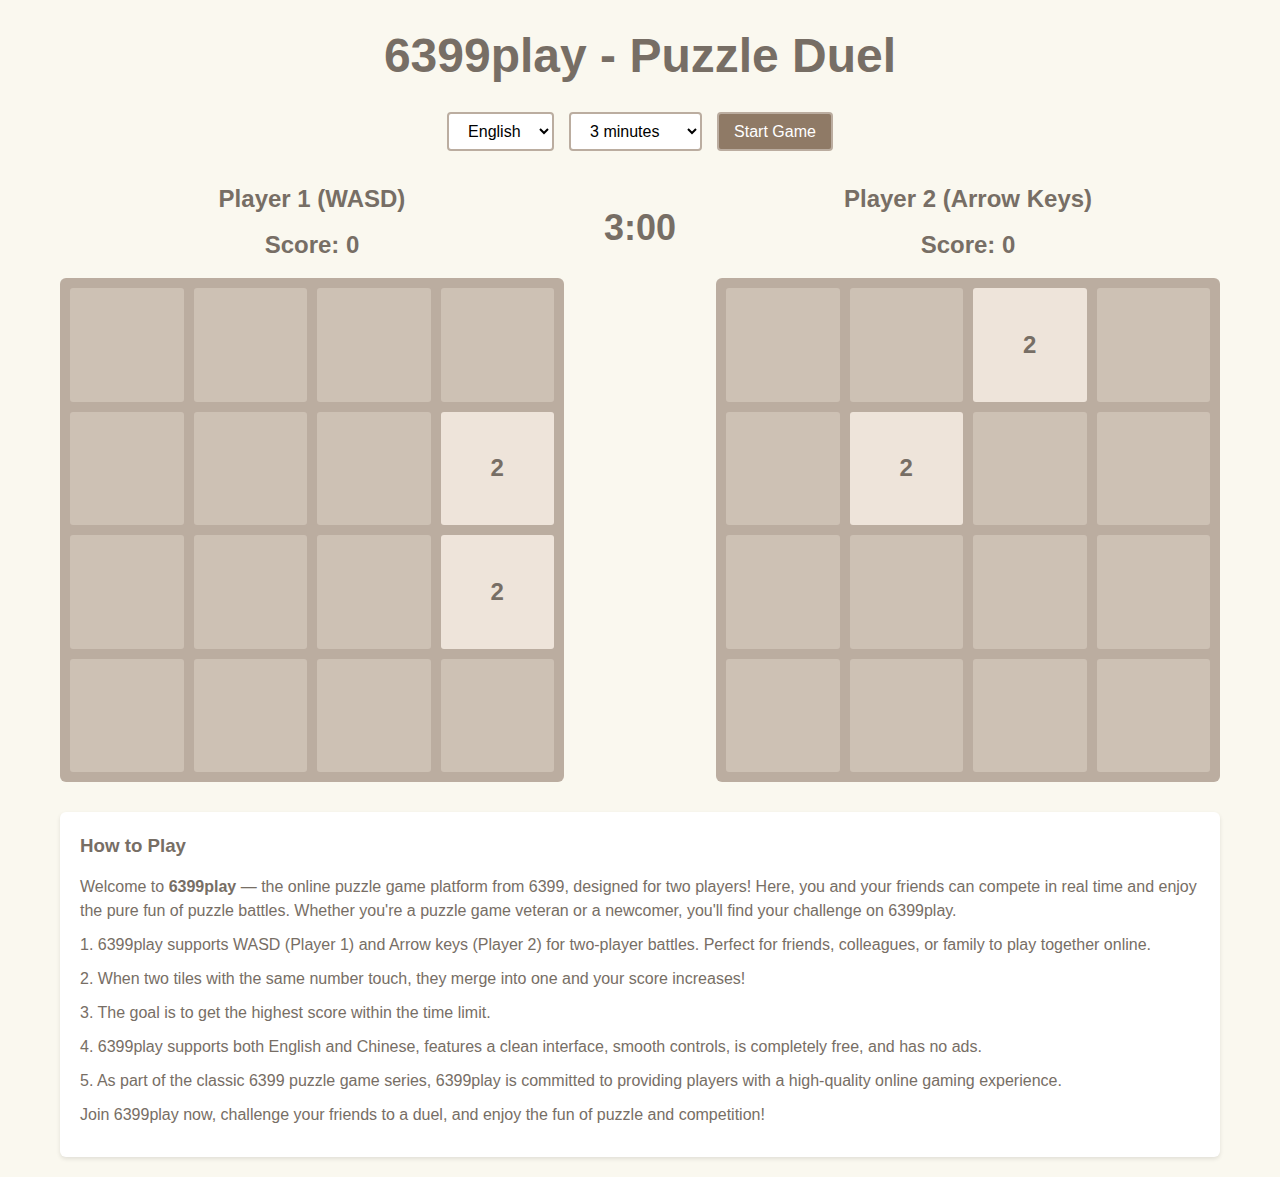
<file: my-site/index.html>
<!DOCTYPE html>
<html lang="en">
<head>
    <meta charset="UTF-8">
    <meta name="viewport" content="width=device-width, initial-scale=1.0">
    <title>6399play - 6399双人对战益智小游戏，在线免费玩</title>
    <meta name="description" content="6399play是6399旗下专为双人设计的在线益智小游戏，支持WASD和方向键对战，支持中英文切换，免费畅玩，无广告，体验6399经典益智游戏。">
    <meta name="keywords" content="6399, 6399play, 双人小游戏, 在线小游戏, 免费益智游戏, 对战, 益智对战, 朋友对战, 6399小游戏">
    <link rel="stylesheet" href="styles.css">
</head>
<body>
    <div class="container">
        <header>
            <h1 id="game-title">6399play双人益智小游戏</h1>
            <div class="controls">
                <select id="language-select">
                    <option value="en">English</option>
                    <option value="zh">中文</option>
                </select>
                <select id="timer-select">
                    <option value="180">3 minutes</option>
                    <option value="300">5 minutes</option>
                    <option value="600">10 minutes</option>
                    <option value="custom">Custom</option>
                </select>
                <input type="number" id="custom-time" min="1" max="60" placeholder="Minutes" style="display: none;">
                <button id="start-game">Start Game</button>
            </div>
        </header>

        <main>
            <div class="game-container">
                <div class="player-section">
                    <h2 id="player1-title">Player 1 (WASD)</h2>
                    <div class="score" id="player1-score">Score: 0</div>
                    <div class="game-board" id="player1-board"></div>
                </div>

                <div class="timer-section">
                    <div id="timer">3:00</div>
                </div>

                <div class="player-section">
                    <h2 id="player2-title">Player 2 (Arrow Keys)</h2>
                    <div class="score" id="player2-score">Score: 0</div>
                    <div class="game-board" id="player2-board"></div>
                </div>
            </div>
        </main>

        <div class="instructions">
            <h3 id="instructions-title">How to Play</h3>
            <div class="instructions-content"></div>
        </div>
    </div>

    <div id="fireworks" style="display:none;position:fixed;top:0;left:0;width:100vw;height:100vh;z-index:9999;justify-content:center;align-items:center;background:rgba(0,0,0,0.5);flex-direction:column;"></div>

    <script src="js/i18n.js"></script>
    <script src="js/board.js"></script>
    <script src="js/timer.js"></script>
    <script src="js/input.js"></script>
    <script src="js/main.js"></script>
</body>
</html>
</file>
<file: my-site/styles.css>
* {
    margin: 0;
    padding: 0;
    box-sizing: border-box;
}

body {
    font-family: Arial, sans-serif;
    background-color: #faf8ef;
    color: #776e65;
    line-height: 1.5;
}

.container {
    max-width: 1200px;
    margin: 0 auto;
    padding: 20px;
}

header {
    text-align: center;
    margin-bottom: 30px;
}

h1 {
    font-size: 48px;
    margin-bottom: 20px;
}

.controls {
    display: flex;
    justify-content: center;
    gap: 15px;
    margin-bottom: 20px;
}

select, button, input {
    padding: 8px 15px;
    font-size: 16px;
    border: 2px solid #bbada0;
    border-radius: 4px;
    background-color: white;
}

button {
    background-color: #8f7a66;
    color: white;
    cursor: pointer;
    transition: background-color 0.3s;
}

button:hover {
    background-color: #7f6a56;
}

.game-container {
    display: flex;
    justify-content: space-between;
    align-items: flex-start;
    gap: 20px;
    margin-bottom: 30px;
}

.player-section {
    flex: 1;
    text-align: center;
}

.timer-section {
    display: flex;
    flex-direction: column;
    justify-content: center;
    align-items: center;
    padding: 20px;
}

#timer {
    font-size: 36px;
    font-weight: bold;
    color: #776e65;
}

.game-board {
    display: grid;
    grid-template-columns: repeat(4, 1fr);
    grid-gap: 10px;
    background-color: #bbada0;
    padding: 10px;
    border-radius: 6px;
    margin-top: 15px;
}

.tile {
    width: 100%;
    aspect-ratio: 1;
    background-color: #cdc1b4;
    border-radius: 3px;
    display: flex;
    justify-content: center;
    align-items: center;
    font-size: 24px;
    font-weight: bold;
    color: #776e65;
    transition: all 0.15s ease;
}

.tile[data-value="2"] { background-color: #eee4da; }
.tile[data-value="4"] { background-color: #ede0c8; }
.tile[data-value="8"] { background-color: #f2b179; color: white; }
.tile[data-value="16"] { background-color: #f59563; color: white; }
.tile[data-value="32"] { background-color: #f67c5f; color: white; }
.tile[data-value="64"] { background-color: #f65e3b; color: white; }
.tile[data-value="128"] { background-color: #edcf72; color: white; font-size: 20px; }
.tile[data-value="256"] { background-color: #edcc61; color: white; font-size: 20px; }
.tile[data-value="512"] { background-color: #edc850; color: white; font-size: 20px; }
.tile[data-value="1024"] { background-color: #edc53f; color: white; font-size: 18px; }
.tile[data-value="2048"] { background-color: #edc22e; color: white; font-size: 18px; }

.score {
    font-size: 24px;
    font-weight: bold;
    margin: 10px 0;
}

.instructions {
    background-color: white;
    padding: 20px;
    border-radius: 6px;
    box-shadow: 0 2px 4px rgba(0,0,0,0.1);
}

.instructions h3 {
    margin-bottom: 15px;
}

.instructions p {
    margin-bottom: 10px;
}

@media (max-width: 768px) {
    .game-container {
        flex-direction: column;
    }
    
    .timer-section {
        order: -1;
    }
    
    h1 {
        font-size: 36px;
    }
    
    .controls {
        flex-wrap: wrap;
    }
}
</file>
